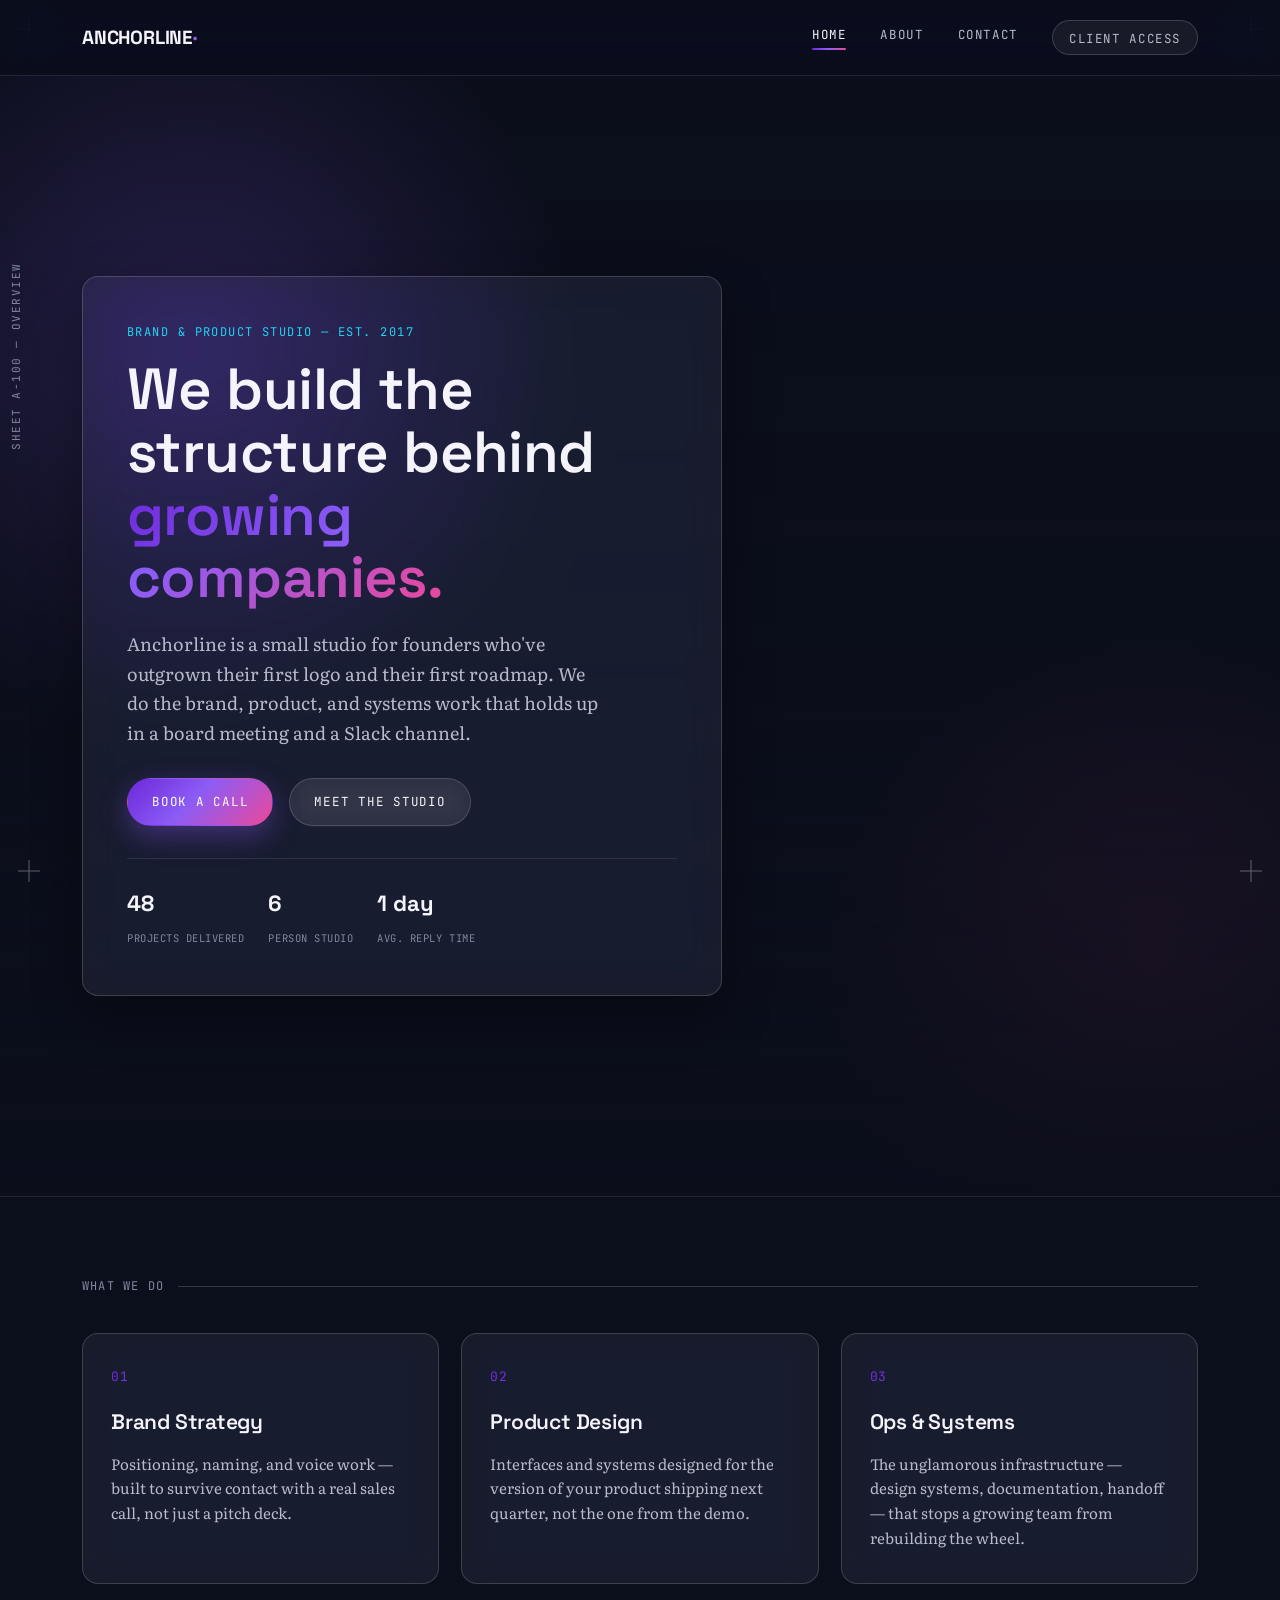
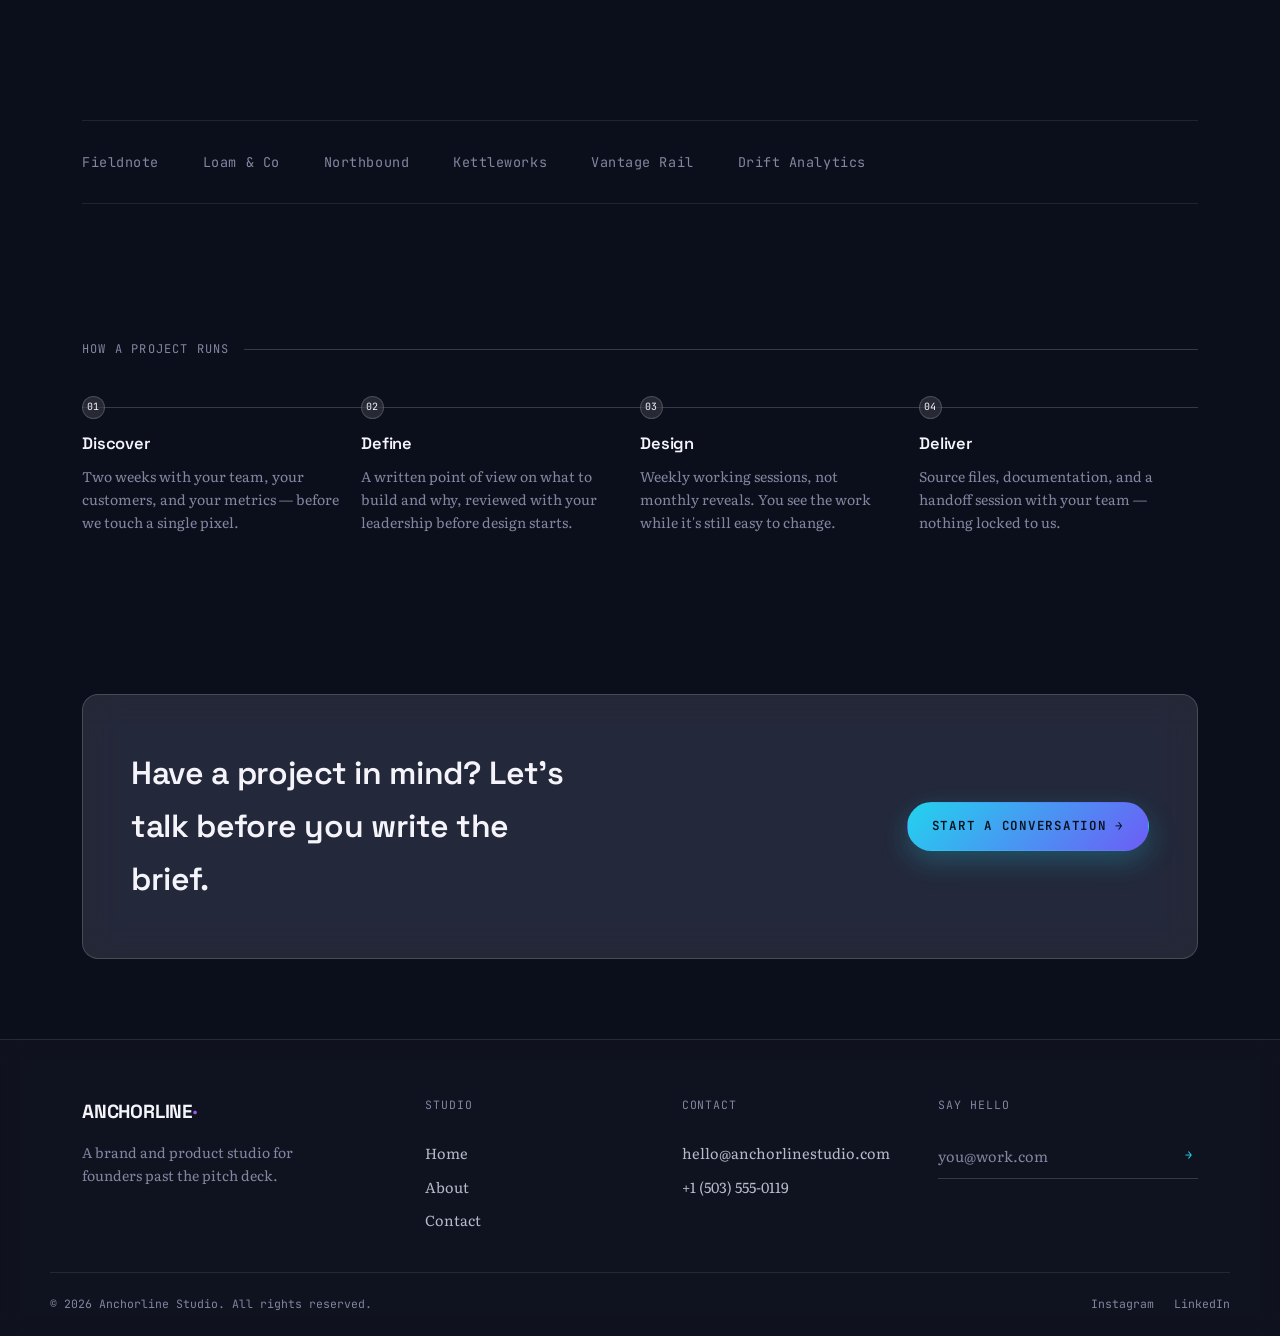
<file: index.html>
<!DOCTYPE html>
<html lang="en">
<head>
<meta charset="UTF-8">
<meta name="viewport" content="width=device-width, initial-scale=1.0">
<title>Anchorline Studio — Brand & Product Studio</title>
<link rel="preconnect" href="https://fonts.googleapis.com">
<link rel="preconnect" href="https://fonts.gstatic.com" crossorigin>
<link href="https://fonts.googleapis.com/css2?family=Space+Grotesk:wght@500;600;700&family=Literata:ital,wght@0,400;0,500;1,400&family=JetBrains+Mono:wght@400;500&display=swap" rel="stylesheet">
<link rel="stylesheet" href="styles.css">
</head>
<body data-sheet="Sheet A-100 — Overview">

<header class="site-header">
  <div class="wrap header-inner">
    <a href="index.html" class="logo">ANCHORLINE<span>·</span></a>
    <button class="nav-toggle" id="navToggle" aria-expanded="false" aria-controls="navLinks">Menu</button>
    <nav class="nav-links" id="navLinks">
      <a href="index.html" aria-current="page">Home</a>
      <a href="about.html">About</a>
      <a href="contact.html">Contact</a>
      <a href="account.html" class="nav-cta-link">Client Access</a>
    </nav>
  </div>
</header>

<section class="hero">
  <video class="hero-video" autoplay muted loop playsinline preload="auto"
    poster="https://assets.mixkit.co/videos/13231/13231-thumb-360-0.jpg">
    <source src="https://assets.mixkit.co/videos/13231/13231-360.mp4" type="video/mp4">
  </video>
  <div class="hero-overlay"></div>
  <div class="wrap">
    <div class="hero-panel glass">
      <p class="eyebrow">Brand &amp; Product Studio — Est. 2017</p>
      <h1>We build the structure behind <em>growing companies.</em></h1>
      <p class="lede">Anchorline is a small studio for founders who've outgrown their first logo and their first roadmap. We do the brand, product, and systems work that holds up in a board meeting and a Slack channel.</p>
      <div class="hero-actions">
        <a href="contact.html" class="btn btn-primary">Book a call</a>
        <a href="about.html" class="btn btn-ghost">Meet the studio</a>
      </div>
      <div class="hero-badges">
        <div class="stat"><b>48</b><span>Projects delivered</span></div>
        <div class="stat"><b>6</b><span>Person studio</span></div>
        <div class="stat"><b>1 day</b><span>Avg. reply time</span></div>
      </div>
    </div>
  </div>
</section>

<section>
  <div class="wrap">
    <p class="section-label">What we do</p>
    <div class="services-list">
      <div class="service-item">
        <span class="num mono">01</span>
        <h3>Brand Strategy</h3>
        <p>Positioning, naming, and voice work — built to survive contact with a real sales call, not just a pitch deck.</p>
      </div>
      <div class="service-item">
        <span class="num mono">02</span>
        <h3>Product Design</h3>
        <p>Interfaces and systems designed for the version of your product shipping next quarter, not the one from the demo.</p>
      </div>
      <div class="service-item">
        <span class="num mono">03</span>
        <h3>Ops &amp; Systems</h3>
        <p>The unglamorous infrastructure — design systems, documentation, handoff — that stops a growing team from rebuilding the wheel.</p>
      </div>
    </div>
  </div>
</section>

<section class="section-tight">
  <div class="wrap">
    <div class="client-strip mono">
      <span>Fieldnote</span><span>Loam &amp; Co</span><span>Northbound</span><span>Kettleworks</span><span>Vantage Rail</span><span>Drift Analytics</span>
    </div>
  </div>
</section>

<section>
  <div class="wrap">
    <p class="section-label">How a project runs</p>
    <div class="process">
      <div class="process-step">
        <span class="dot mono">01</span>
        <h4>Discover</h4>
        <p>Two weeks with your team, your customers, and your metrics — before we touch a single pixel.</p>
      </div>
      <div class="process-step">
        <span class="dot mono">02</span>
        <h4>Define</h4>
        <p>A written point of view on what to build and why, reviewed with your leadership before design starts.</p>
      </div>
      <div class="process-step">
        <span class="dot mono">03</span>
        <h4>Design</h4>
        <p>Weekly working sessions, not monthly reveals. You see the work while it's still easy to change.</p>
      </div>
      <div class="process-step">
        <span class="dot mono">04</span>
        <h4>Deliver</h4>
        <p>Source files, documentation, and a handoff session with your team — nothing locked to us.</p>
      </div>
    </div>
  </div>
</section>

<section>
  <div class="wrap">
    <div class="cta-banner">
      <h2>Have a project in mind? Let's talk before you write the brief.</h2>
      <a href="contact.html" class="btn btn-amber">Start a conversation →</a>
    </div>
  </div>
</section>

<footer class="site-footer">
  <div class="wrap footer-grid">
    <div class="footer-brand">
      <div class="logo">ANCHORLINE<span>·</span></div>
      <p>A brand and product studio for founders past the pitch deck.</p>
    </div>
    <div class="footer-col">
      <p class="footer-heading">Studio</p>
      <a href="index.html">Home</a>
      <a href="about.html">About</a>
      <a href="contact.html">Contact</a>
    </div>
    <div class="footer-col">
      <p class="footer-heading">Contact</p>
      <a href="mailto:hello@anchorlinestudio.com">hello@anchorlinestudio.com</a>
      <a href="tel:+15035550119">+1 (503) 555-0119</a>
    </div>
    <div class="footer-col">
      <p class="footer-heading">Say hello</p>
      <form class="footer-mini-form" data-fake-submit>
        <input type="email" placeholder="you@work.com" aria-label="Email address" required>
        <button type="submit">→</button>
      </form>
    </div>
  </div>
  <div class="wrap footer-bottom">
    <span>© 2026 Anchorline Studio. All rights reserved.</span>
    <div class="flinks"><a href="#">Instagram</a><a href="#">LinkedIn</a></div>
  </div>
</footer>

<script src="script.js"></script>
</body>
</html>
</file>
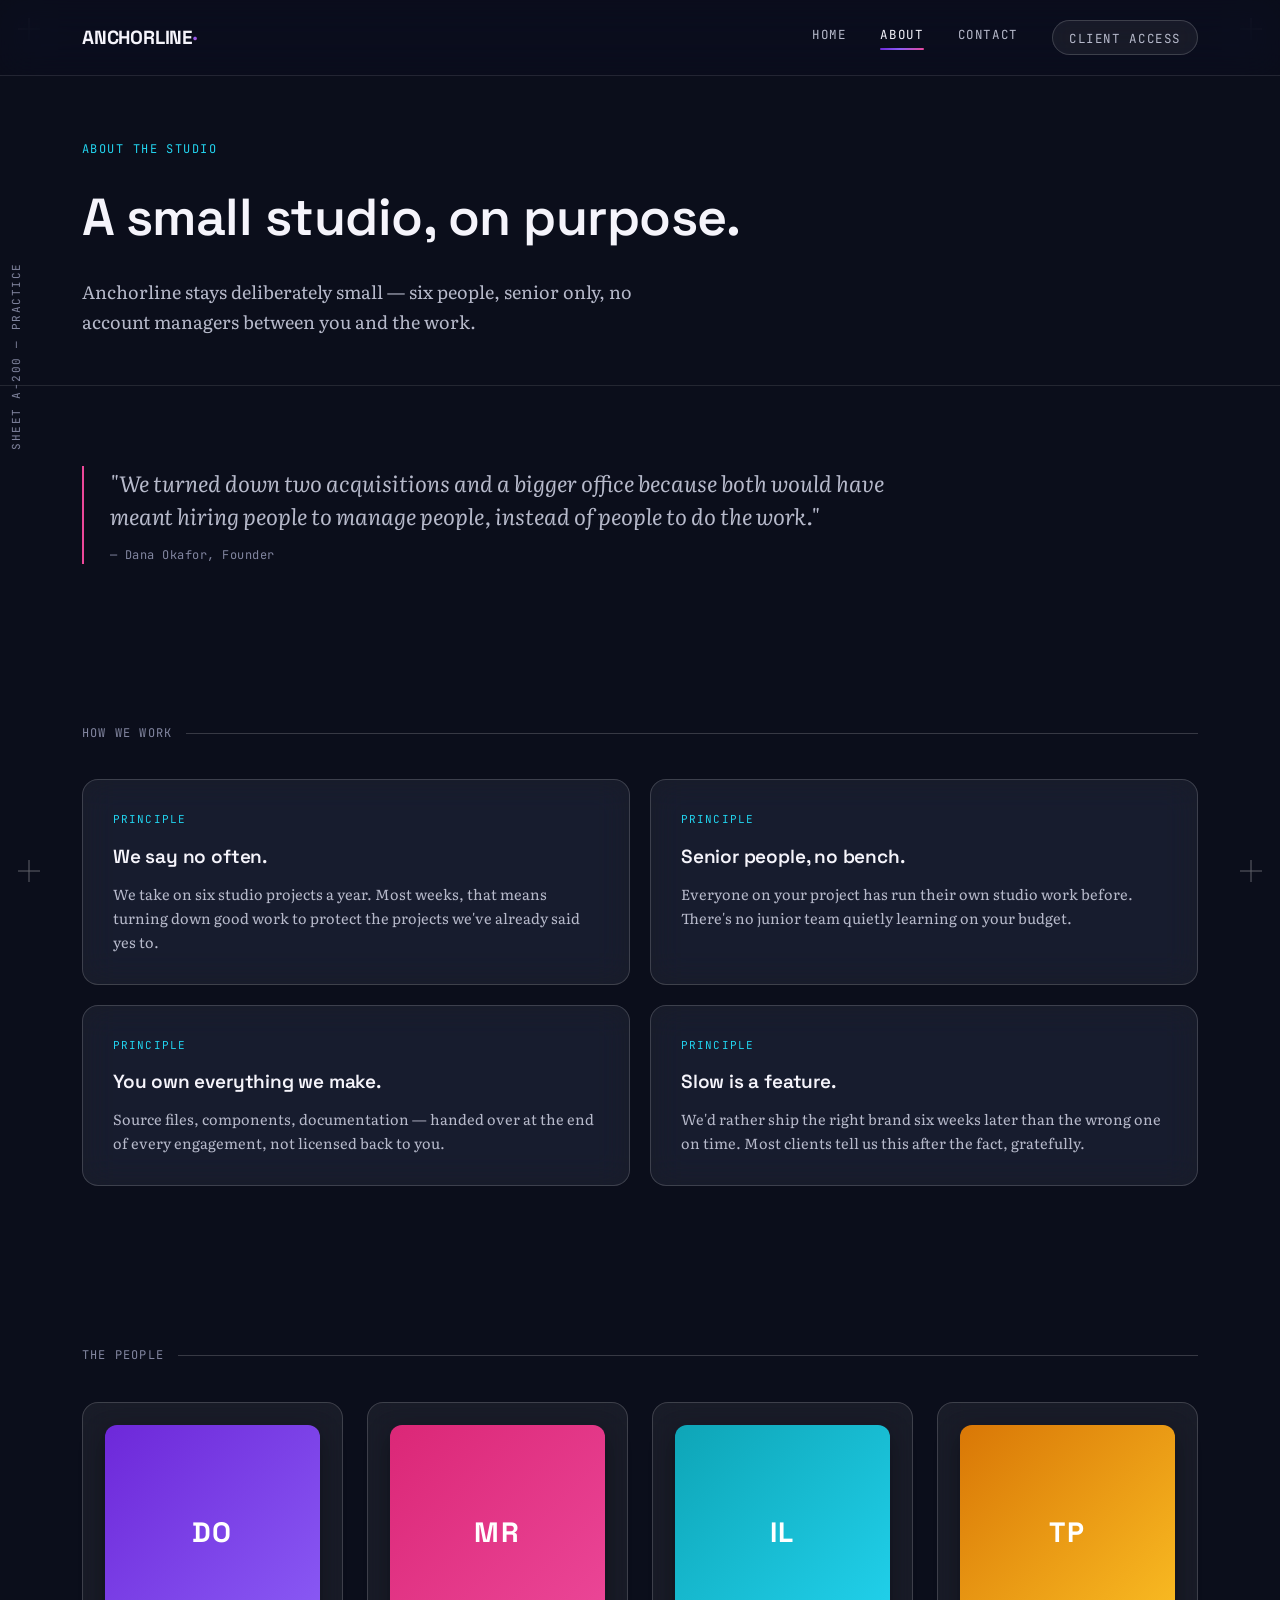
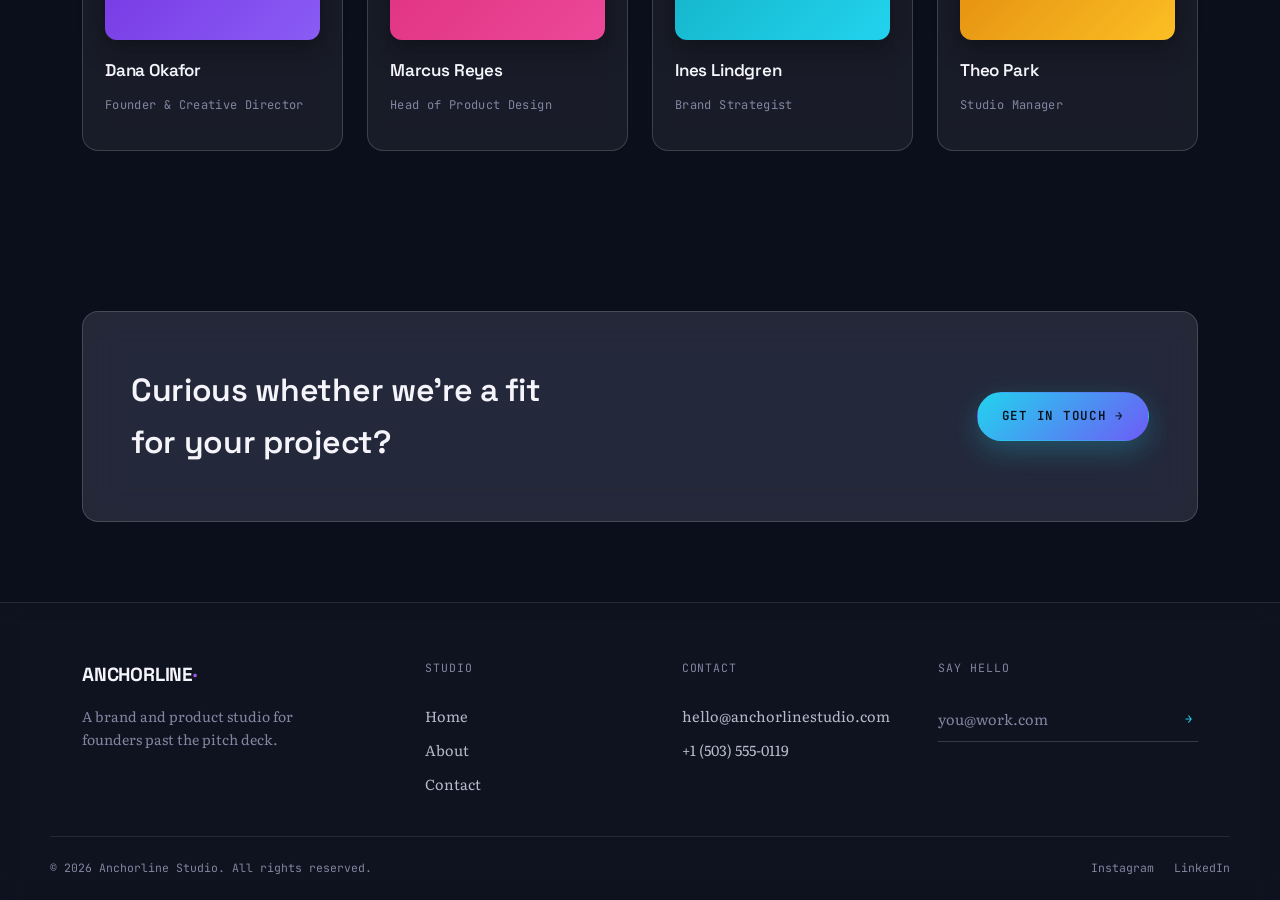
<file: about.html>
<!DOCTYPE html>
<html lang="en">
<head>
<meta charset="UTF-8">
<meta name="viewport" content="width=device-width, initial-scale=1.0">
<title>About — Anchorline Studio</title>
<link rel="preconnect" href="https://fonts.googleapis.com">
<link rel="preconnect" href="https://fonts.gstatic.com" crossorigin>
<link href="https://fonts.googleapis.com/css2?family=Space+Grotesk:wght@500;600;700&family=Literata:ital,wght@0,400;0,500;1,400&family=JetBrains+Mono:wght@400;500&display=swap" rel="stylesheet">
<link rel="stylesheet" href="styles.css">
</head>
<body data-sheet="Sheet A-200 — Practice">

<header class="site-header">
  <div class="wrap header-inner">
    <a href="index.html" class="logo">ANCHORLINE<span>·</span></a>
    <button class="nav-toggle" id="navToggle" aria-expanded="false" aria-controls="navLinks">Menu</button>
    <nav class="nav-links" id="navLinks">
      <a href="index.html">Home</a>
      <a href="about.html" aria-current="page">About</a>
      <a href="contact.html">Contact</a>
      <a href="account.html" class="nav-cta-link">Client Access</a>
    </nav>
  </div>
</header>

<section class="page-header">
  <div class="wrap">
    <p class="eyebrow">About the studio</p>
    <h1>A small studio, on purpose.</h1>
    <p class="lede">Anchorline stays deliberately small — six people, senior only, no account managers between you and the work.</p>
  </div>
</section>

<section>
  <div class="wrap">
    <blockquote class="pull-quote">
      "We turned down two acquisitions and a bigger office because both would have meant hiring people to manage people, instead of people to do the work."
      <cite>— Dana Okafor, Founder</cite>
    </blockquote>
  </div>
</section>

<section>
  <div class="wrap">
    <p class="section-label">How we work</p>
    <div class="values-grid">
      <div class="value-item">
        <span class="tag">Principle</span>
        <h3>We say no often.</h3>
        <p>We take on six studio projects a year. Most weeks, that means turning down good work to protect the projects we've already said yes to.</p>
      </div>
      <div class="value-item">
        <span class="tag">Principle</span>
        <h3>Senior people, no bench.</h3>
        <p>Everyone on your project has run their own studio work before. There's no junior team quietly learning on your budget.</p>
      </div>
      <div class="value-item">
        <span class="tag">Principle</span>
        <h3>You own everything we make.</h3>
        <p>Source files, components, documentation — handed over at the end of every engagement, not licensed back to you.</p>
      </div>
      <div class="value-item">
        <span class="tag">Principle</span>
        <h3>Slow is a feature.</h3>
        <p>We'd rather ship the right brand six weeks later than the wrong one on time. Most clients tell us this after the fact, gratefully.</p>
      </div>
    </div>
  </div>
</section>

<section>
  <div class="wrap">
    <p class="section-label">The people</p>
    <div class="team-grid">
      <div class="team-card">
        <div class="avatar mono" style="background:linear-gradient(135deg,#6D28D9,#8B5CF6);">DO</div>
        <h3>Dana Okafor</h3>
        <p class="role">Founder &amp; Creative Director</p>
      </div>
      <div class="team-card">
        <div class="avatar mono" style="background:linear-gradient(135deg,#DB2777,#EC4899);">MR</div>
        <h3>Marcus Reyes</h3>
        <p class="role">Head of Product Design</p>
      </div>
      <div class="team-card">
        <div class="avatar mono" style="background:linear-gradient(135deg,#0EA5B7,#22D3EE);">IL</div>
        <h3>Ines Lindgren</h3>
        <p class="role">Brand Strategist</p>
      </div>
      <div class="team-card">
        <div class="avatar mono" style="background:linear-gradient(135deg,#D97706,#FBBF24);">TP</div>
        <h3>Theo Park</h3>
        <p class="role">Studio Manager</p>
      </div>
    </div>
  </div>
</section>

<section>
  <div class="wrap">
    <div class="cta-banner">
      <h2>Curious whether we're a fit for your project?</h2>
      <a href="contact.html" class="btn btn-amber">Get in touch →</a>
    </div>
  </div>
</section>

<footer class="site-footer">
  <div class="wrap footer-grid">
    <div class="footer-brand">
      <div class="logo">ANCHORLINE<span>·</span></div>
      <p>A brand and product studio for founders past the pitch deck.</p>
    </div>
    <div class="footer-col">
      <p class="footer-heading">Studio</p>
      <a href="index.html">Home</a>
      <a href="about.html">About</a>
      <a href="contact.html">Contact</a>
    </div>
    <div class="footer-col">
      <p class="footer-heading">Contact</p>
      <a href="mailto:hello@anchorlinestudio.com">hello@anchorlinestudio.com</a>
      <a href="tel:+15035550119">+1 (503) 555-0119</a>
    </div>
    <div class="footer-col">
      <p class="footer-heading">Say hello</p>
      <form class="footer-mini-form" data-fake-submit>
        <input type="email" placeholder="you@work.com" aria-label="Email address" required>
        <button type="submit">→</button>
      </form>
    </div>
  </div>
  <div class="wrap footer-bottom">
    <span>© 2026 Anchorline Studio. All rights reserved.</span>
    <div class="flinks"><a href="#">Instagram</a><a href="#">LinkedIn</a></div>
  </div>
</footer>

<script src="script.js"></script>
</body>
</html>
</file>
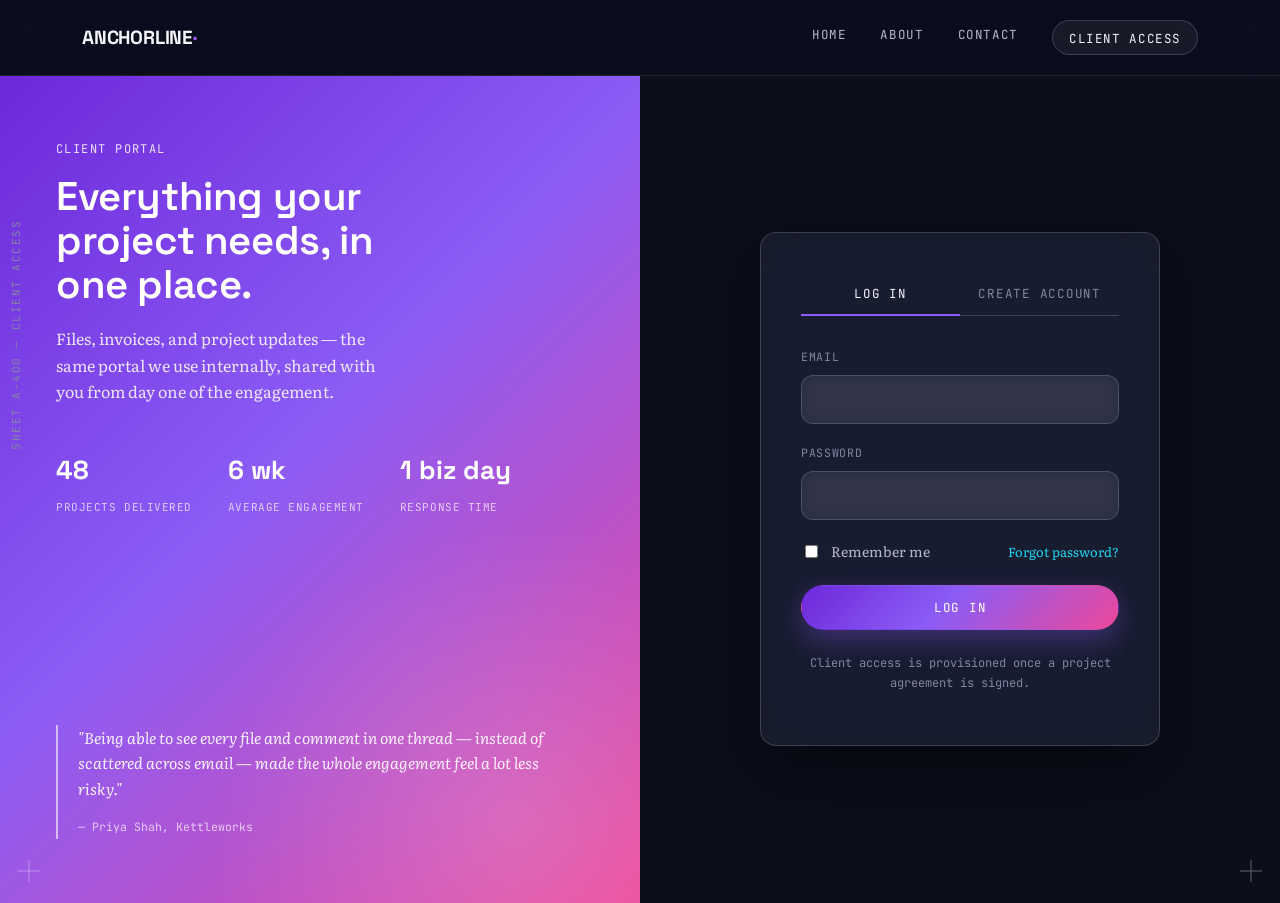
<file: account.html>
<!DOCTYPE html>
<html lang="en">
<head>
<meta charset="UTF-8">
<meta name="viewport" content="width=device-width, initial-scale=1.0">
<title>Client Access — Anchorline Studio</title>
<link rel="preconnect" href="https://fonts.googleapis.com">
<link rel="preconnect" href="https://fonts.gstatic.com" crossorigin>
<link href="https://fonts.googleapis.com/css2?family=Space+Grotesk:wght@500;600;700&family=Literata:ital,wght@0,400;0,500;1,400&family=JetBrains+Mono:wght@400;500&display=swap" rel="stylesheet">
<link rel="stylesheet" href="styles.css">
</head>
<body data-sheet="Sheet A-400 — Client Access">

<header class="site-header">
  <div class="wrap header-inner">
    <a href="index.html" class="logo">ANCHORLINE<span>·</span></a>
    <button class="nav-toggle" id="navToggle" aria-expanded="false" aria-controls="navLinks">Menu</button>
    <nav class="nav-links" id="navLinks">
      <a href="index.html">Home</a>
      <a href="about.html">About</a>
      <a href="contact.html">Contact</a>
      <a href="account.html" class="nav-cta-link" aria-current="page">Client Access</a>
    </nav>
  </div>
</header>

<div class="auth-shell">
  <div class="auth-side">
    <div>
      <p class="eyebrow">Client portal</p>
      <h1>Everything your project needs, in one place.</h1>
      <p class="lede">Files, invoices, and project updates — the same portal we use internally, shared with you from day one of the engagement.</p>
      <div class="auth-stats">
        <div class="stat"><b>48</b><span>Projects delivered</span></div>
        <div class="stat"><b>6 wk</b><span>Average engagement</span></div>
        <div class="stat"><b>1 biz day</b><span>Response time</span></div>
      </div>
    </div>
    <div class="auth-quote">
      <p>"Being able to see every file and comment in one thread — instead of scattered across email — made the whole engagement feel a lot less risky."</p>
      <cite>— Priya Shah, Kettleworks</cite>
    </div>
  </div>

  <div class="auth-form-panel">
    <div class="auth-card">
      <div class="auth-tabs" role="tablist">
        <button class="auth-tab" role="tab" aria-selected="true" data-target="loginPanel">Log in</button>
        <button class="auth-tab" role="tab" aria-selected="false" data-target="signupPanel">Create account</button>
      </div>

      <div class="auth-panel active" id="loginPanel">
        <form data-fake-submit>
          <div class="field">
            <label for="loginEmail">Email</label>
            <input type="email" id="loginEmail" name="email" required>
          </div>
          <div class="field">
            <label for="loginPassword">Password</label>
            <input type="password" id="loginPassword" name="password" required>
          </div>
          <div class="auth-meta-row">
            <label class="field-check"><input type="checkbox"> Remember me</label>
            <a href="#">Forgot password?</a>
          </div>
          <button type="submit" class="btn btn-primary btn-block">Log in</button>
          <div class="form-success">Signed in — redirecting to your project dashboard.</div>
        </form>
      </div>

      <div class="auth-panel" id="signupPanel">
        <form data-fake-submit>
          <div class="field">
            <label for="signupName">Full name</label>
            <input type="text" id="signupName" name="name" required>
          </div>
          <div class="field">
            <label for="signupEmail">Email</label>
            <input type="email" id="signupEmail" name="email" required>
          </div>
          <div class="field-row">
            <div class="field">
              <label for="signupPassword">Password</label>
              <input type="password" id="signupPassword" name="password" required>
            </div>
            <div class="field">
              <label for="signupConfirm">Confirm password</label>
              <input type="password" id="signupConfirm" name="confirm" required>
            </div>
          </div>
          <div class="auth-meta-row">
            <label class="field-check"><input type="checkbox" required> I agree to the terms of service</label>
          </div>
          <button type="submit" class="btn btn-primary btn-block">Create account</button>
          <div class="form-success">Account created — check your email to confirm access.</div>
        </form>
      </div>

      <p class="form-note" style="text-align:center; margin-top:24px;">Client access is provisioned once a project agreement is signed.</p>
    </div>
  </div>
</div>

<script src="script.js"></script>
</body>
</html>
</file>
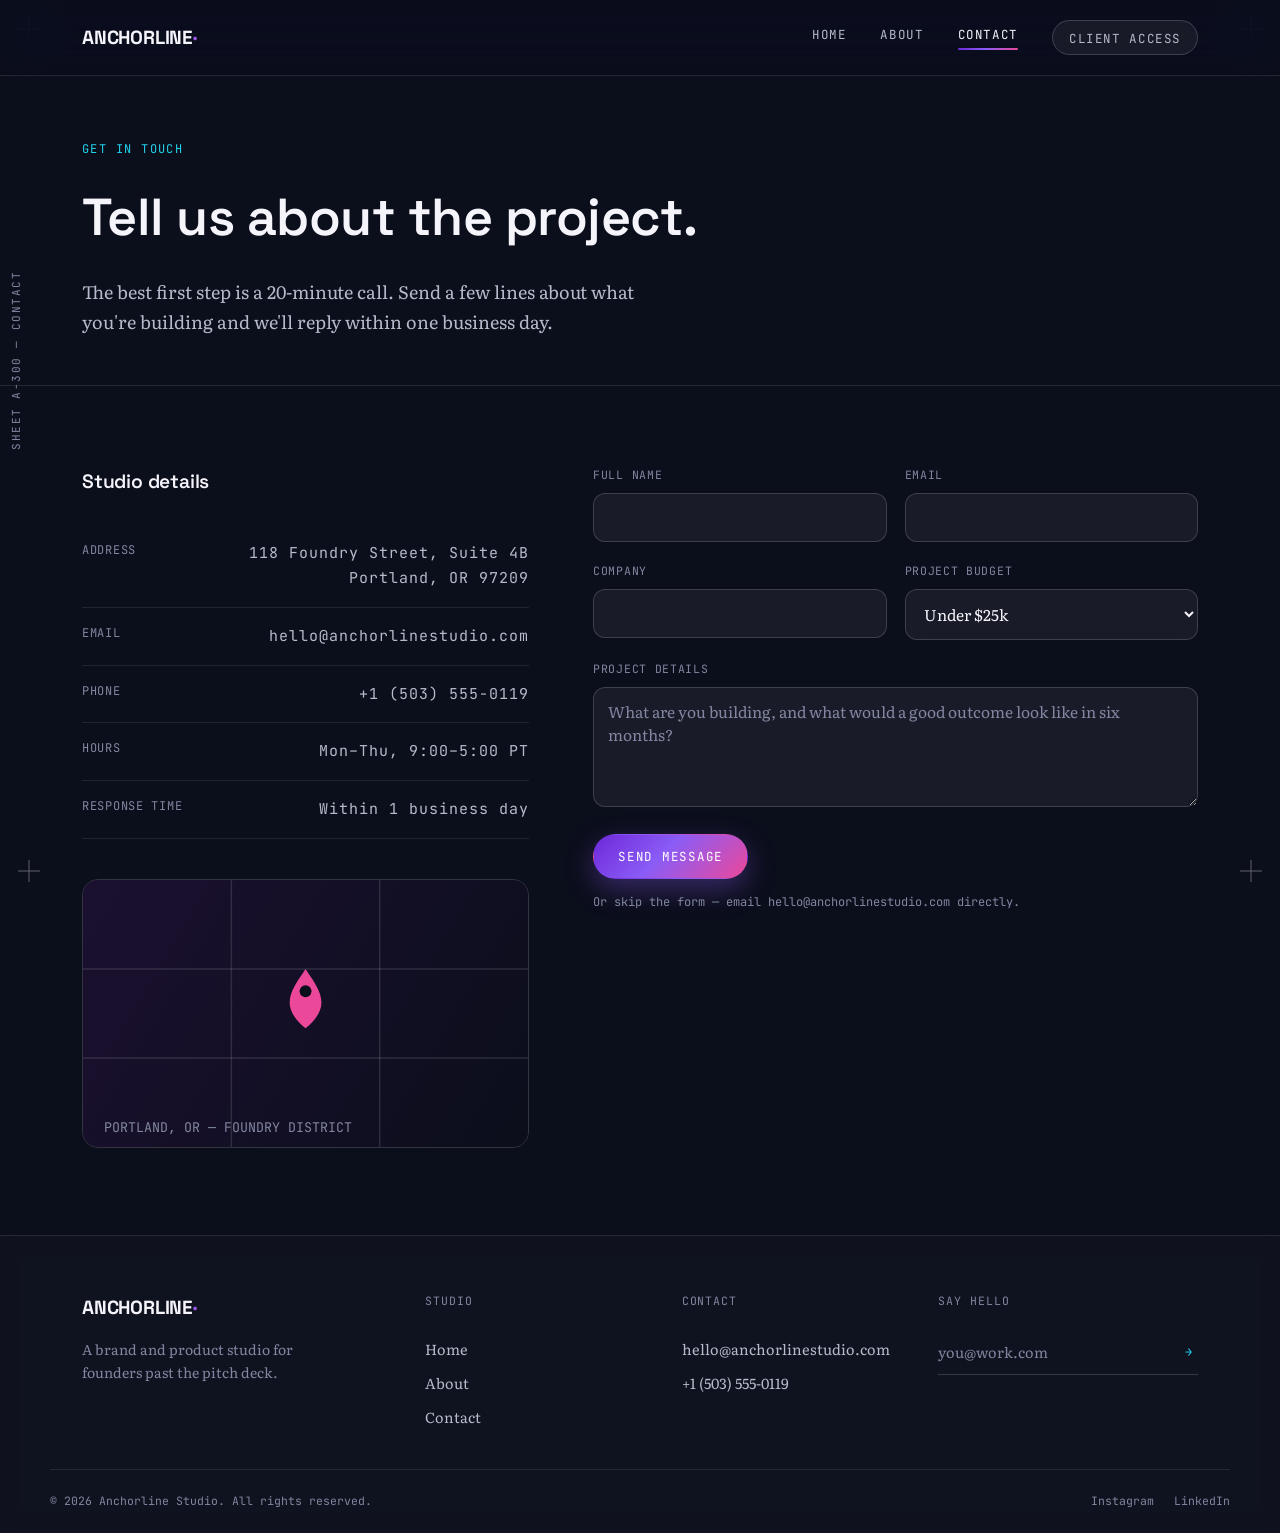
<file: contact.html>
<!DOCTYPE html>
<html lang="en">
<head>
<meta charset="UTF-8">
<meta name="viewport" content="width=device-width, initial-scale=1.0">
<title>Contact — Anchorline Studio</title>
<link rel="preconnect" href="https://fonts.googleapis.com">
<link rel="preconnect" href="https://fonts.gstatic.com" crossorigin>
<link href="https://fonts.googleapis.com/css2?family=Space+Grotesk:wght@500;600;700&family=Literata:ital,wght@0,400;0,500;1,400&family=JetBrains+Mono:wght@400;500&display=swap" rel="stylesheet">
<link rel="stylesheet" href="styles.css">
</head>
<body data-sheet="Sheet A-300 — Contact">

<header class="site-header">
  <div class="wrap header-inner">
    <a href="index.html" class="logo">ANCHORLINE<span>·</span></a>
    <button class="nav-toggle" id="navToggle" aria-expanded="false" aria-controls="navLinks">Menu</button>
    <nav class="nav-links" id="navLinks">
      <a href="index.html">Home</a>
      <a href="about.html">About</a>
      <a href="contact.html" aria-current="page">Contact</a>
      <a href="account.html" class="nav-cta-link">Client Access</a>
    </nav>
  </div>
</header>

<section class="page-header">
  <div class="wrap">
    <p class="eyebrow">Get in touch</p>
    <h1>Tell us about the project.</h1>
    <p class="lede">The best first step is a 20-minute call. Send a few lines about what you're building and we'll reply within one business day.</p>
  </div>
</section>

<section>
  <div class="wrap contact-grid">
    <div>
      <h3>Studio details</h3>
      <ul class="spec-list mono">
        <li><span class="k">Address</span><span class="v">118 Foundry Street, Suite 4B<br>Portland, OR 97209</span></li>
        <li><span class="k">Email</span><span class="v">hello@anchorlinestudio.com</span></li>
        <li><span class="k">Phone</span><span class="v">+1 (503) 555-0119</span></li>
        <li><span class="k">Hours</span><span class="v">Mon–Thu, 9:00–5:00 PT</span></li>
        <li><span class="k">Response time</span><span class="v">Within 1 business day</span></li>
      </ul>

      <div style="margin-top:40px;">
        <svg viewBox="0 0 300 180" xmlns="http://www.w3.org/2000/svg" style="width:100%; border-radius:16px; border:1px solid rgba(255,255,255,0.16);">
          <defs>
            <linearGradient id="mapGrad" x1="0" y1="0" x2="300" y2="180" gradientUnits="userSpaceOnUse">
              <stop offset="0" stop-color="#1B1030"/>
              <stop offset="1" stop-color="#0B0E1B"/>
            </linearGradient>
          </defs>
          <rect width="300" height="180" fill="url(#mapGrad)"/>
          <line x1="0" y1="60" x2="300" y2="60" stroke="rgba(255,255,255,0.12)" stroke-width="1"/>
          <line x1="0" y1="120" x2="300" y2="120" stroke="rgba(255,255,255,0.12)" stroke-width="1"/>
          <line x1="100" y1="0" x2="100" y2="180" stroke="rgba(255,255,255,0.12)" stroke-width="1"/>
          <line x1="200" y1="0" x2="200" y2="180" stroke="rgba(255,255,255,0.12)" stroke-width="1"/>
          <path d="M150 60 C160 75, 168 85, 150 100 C132 85, 140 75, 150 60 Z" fill="#EC4899"/>
          <circle cx="150" cy="75" r="4" fill="#0B0E1B"/>
          <text x="14" y="170" font-family="JetBrains Mono, monospace" font-size="9" fill="#8286A0">PORTLAND, OR — FOUNDRY DISTRICT</text>
        </svg>
      </div>
    </div>

    <div>
      <form data-fake-submit>
        <div class="field-row">
          <div class="field">
            <label for="name">Full name</label>
            <input type="text" id="name" name="name" required>
          </div>
          <div class="field">
            <label for="email">Email</label>
            <input type="email" id="email" name="email" required>
          </div>
        </div>
        <div class="field-row">
          <div class="field">
            <label for="company">Company</label>
            <input type="text" id="company" name="company">
          </div>
          <div class="field">
            <label for="budget">Project budget</label>
            <select id="budget" name="budget">
              <option>Under $25k</option>
              <option>$25k – $75k</option>
              <option>$75k – $150k</option>
              <option>$150k+</option>
            </select>
          </div>
        </div>
        <div class="field">
          <label for="message">Project details</label>
          <textarea id="message" name="message" placeholder="What are you building, and what would a good outcome look like in six months?" required></textarea>
        </div>
        <button type="submit" class="btn btn-primary">Send message</button>
        <p class="form-note">Or skip the form — email hello@anchorlinestudio.com directly.</p>
        <div class="form-success">Message received — we'll reply within one business day.</div>
      </form>
    </div>
  </div>
</section>

<footer class="site-footer">
  <div class="wrap footer-grid">
    <div class="footer-brand">
      <div class="logo">ANCHORLINE<span>·</span></div>
      <p>A brand and product studio for founders past the pitch deck.</p>
    </div>
    <div class="footer-col">
      <p class="footer-heading">Studio</p>
      <a href="index.html">Home</a>
      <a href="about.html">About</a>
      <a href="contact.html">Contact</a>
    </div>
    <div class="footer-col">
      <p class="footer-heading">Contact</p>
      <a href="mailto:hello@anchorlinestudio.com">hello@anchorlinestudio.com</a>
      <a href="tel:+15035550119">+1 (503) 555-0119</a>
    </div>
    <div class="footer-col">
      <p class="footer-heading">Say hello</p>
      <form class="footer-mini-form" data-fake-submit>
        <input type="email" placeholder="you@work.com" aria-label="Email address" required>
        <button type="submit">→</button>
      </form>
    </div>
  </div>
  <div class="wrap footer-bottom">
    <span>© 2026 Anchorline Studio. All rights reserved.</span>
    <div class="flinks"><a href="#">Instagram</a><a href="#">LinkedIn</a></div>
  </div>
</footer>

<script src="script.js"></script>
</body>
</html>
</file>
<file: styles.css>
/* ========================================================
   ANCHORLINE STUDIO — shared stylesheet (v2)
   Theme: deep-space gradient backdrop + glassmorphism panels
   ======================================================== */

:root{
  --bg:#0B0E1B;
  --bg-2:#12162A;
  --glass-bg: rgba(255,255,255,0.06);
  --glass-bg-strong: rgba(255,255,255,0.11);
  --glass-border: rgba(255,255,255,0.16);
  --glass-border-soft: rgba(255,255,255,0.10);
  --text:#F5F4FB;
  --text-soft:#B7BACB;
  --text-mute:#8286A0;
  --violet:#8B5CF6;
  --violet-dark:#6D28D9;
  --magenta:#EC4899;
  --cyan:#22D3EE;
  --amber:#FBBF24;
  --grad-primary: linear-gradient(135deg,#6D28D9 0%, #8B5CF6 45%, #EC4899 100%);
  --grad-cyan: linear-gradient(135deg,#22D3EE 0%, #6D5CF6 100%);
  --line: rgba(255,255,255,0.09);
  --line-strong: rgba(255,255,255,0.18);
  --max: 1180px;
  --radius: 16px;
  --radius-sm: 12px;
}

*{ box-sizing:border-box; }
html{ scroll-behavior:smooth; background:var(--bg); }
@media (prefers-reduced-motion: reduce){
  html{ scroll-behavior:auto; }
  *{ animation-duration:.001ms !important; transition-duration:.001ms !important; }
}

body{
  margin:0;
  background:var(--bg);
  color:var(--text-soft);
  font-family:'Literata', Georgia, serif;
  font-size:16.5px;
  line-height:1.65;
  -webkit-font-smoothing:antialiased;
  position:relative;
}

/* ambient gradient blobs, fixed behind all content */
body::before{
  content:"";
  position:fixed; inset:0; z-index:-2;
  background:
    radial-gradient(640px circle at 12% 18%, rgba(139,92,246,0.32), transparent 60%),
    radial-gradient(560px circle at 88% 12%, rgba(236,72,153,0.24), transparent 60%),
    radial-gradient(720px circle at 50% 95%, rgba(34,211,238,0.16), transparent 60%),
    var(--bg);
}

h1,h2,h3,h4{
  font-family:'Space Grotesk', sans-serif;
  font-weight:600;
  color:var(--text);
  margin:0;
  letter-spacing:-0.01em;
}

a{ color:inherit; }
img{ max-width:100%; display:block; }
::selection{ background:var(--violet); color:#fff; }

a:focus-visible, button:focus-visible, input:focus-visible, textarea:focus-visible, select:focus-visible{
  outline:2px solid var(--cyan);
  outline-offset:3px;
}

.wrap{ max-width:var(--max); margin:0 auto; padding:0 32px; }

.mono{ font-family:'JetBrains Mono', monospace; letter-spacing:.06em; }

.eyebrow{
  font-family:'JetBrains Mono', monospace;
  font-size:12px; letter-spacing:.12em; text-transform:uppercase;
  color:var(--cyan);
  margin:0 0 16px;
}

.section-label{
  font-family:'JetBrains Mono', monospace;
  font-size:12px; letter-spacing:.1em; text-transform:uppercase;
  color:var(--text-mute);
  display:flex; align-items:center; gap:14px;
  margin:0 0 36px;
}
.section-label::after{ content:""; flex:1; height:1px; background:var(--line-strong); }

section{ padding:80px 0; }
.section-tight{ padding:56px 0; }

/* ---------- Buttons ---------- */
.btn{
  font-family:'JetBrains Mono', monospace;
  font-size:12.5px; letter-spacing:.06em; text-transform:uppercase;
  padding:13px 24px;
  border-radius:999px;
  text-decoration:none;
  display:inline-flex; align-items:center; gap:8px;
  cursor:pointer;
  transition:transform .18s ease, box-shadow .18s ease, filter .18s ease, background .2s ease;
  border:1px solid transparent;
}
.btn-primary{
  background:var(--grad-primary); color:#fff; border-color:transparent;
  box-shadow:0 10px 28px rgba(139,92,246,0.35);
}
.btn-primary:hover{ filter:brightness(1.08); transform:translateY(-2px); }
.btn-ghost{
  background:var(--glass-bg); color:var(--text); border-color:var(--glass-border);
  backdrop-filter:blur(10px); -webkit-backdrop-filter:blur(10px);
}
.btn-ghost:hover{ background:var(--glass-bg-strong); transform:translateY(-2px); }
.btn-amber{
  background:var(--grad-cyan); color:#08111c; border-color:transparent; font-weight:600;
  box-shadow:0 10px 28px rgba(34,211,238,0.25);
}
.btn-amber:hover{ filter:brightness(1.08); transform:translateY(-2px); }
.btn-block{ width:100%; justify-content:center; }

/* ---------- Glass utility ---------- */
.glass{
  background:var(--glass-bg);
  backdrop-filter:blur(18px) saturate(160%);
  -webkit-backdrop-filter:blur(18px) saturate(160%);
  border:1px solid var(--glass-border);
  border-radius:var(--radius);
  box-shadow:0 20px 50px rgba(0,0,0,0.35);
}

/* ---------- Header / Nav ---------- */
.site-header{
  position:sticky; top:0; z-index:30;
  background:rgba(11,14,27,0.55);
  backdrop-filter:blur(18px) saturate(160%);
  -webkit-backdrop-filter:blur(18px) saturate(160%);
  border-bottom:1px solid var(--glass-border-soft);
}
.header-inner{ display:flex; align-items:center; justify-content:space-between; padding:20px 32px; }
.logo{
  font-family:'Space Grotesk', sans-serif; font-weight:700; font-size:19px;
  text-decoration:none; color:var(--text); letter-spacing:-0.01em;
}
.logo span{
  background:var(--grad-primary); -webkit-background-clip:text; background-clip:text; color:transparent;
}
.nav-links{
  display:flex; align-items:center; gap:34px;
  font-family:'JetBrains Mono', monospace; font-size:12.5px; letter-spacing:.05em; text-transform:uppercase;
}
.nav-links a{ text-decoration:none; color:var(--text-soft); position:relative; padding-bottom:4px; transition:color .2s ease; }
.nav-links a::after{
  content:""; position:absolute; left:0; right:0; bottom:0; height:2px;
  background:var(--grad-primary); transform:scaleX(0); transform-origin:left;
  transition:transform .22s ease; border-radius:2px;
}
.nav-links a:hover{ color:var(--text); }
.nav-links a:hover::after, .nav-links a[aria-current="page"]::after{ transform:scaleX(1); }
.nav-links a[aria-current="page"]{ color:var(--text); }
.nav-cta-link{
  border:1px solid var(--glass-border); padding:8px 16px; border-radius:999px;
  background:var(--glass-bg); backdrop-filter:blur(10px);
}
.nav-cta-link::after{ display:none; }
.nav-cta-link:hover{ background:var(--glass-bg-strong); }

.nav-toggle{
  display:none;
  background:var(--glass-bg); border:1px solid var(--glass-border); border-radius:8px;
  font-family:'JetBrains Mono', monospace; font-size:11.5px; letter-spacing:.06em;
  text-transform:uppercase; color:var(--text); padding:8px 14px; cursor:pointer;
}

/* ---------- Blueprint frame: corner marks + sheet tag ---------- */
.corner-mark{ position:fixed; width:22px; height:22px; pointer-events:none; z-index:5; opacity:.35; }
.corner-mark svg{ width:100%; height:100%; }
.corner-mark.tl{ top:18px; left:18px; }
.corner-mark.tr{ top:18px; right:18px; }
.corner-mark.bl{ bottom:18px; left:18px; }
.corner-mark.br{ bottom:18px; right:18px; }

.sheet-tag{
  position:fixed; left:16px; top:50%;
  transform:translateY(-50%) rotate(-90deg); transform-origin:left center;
  font-family:'JetBrains Mono', monospace; font-size:11px; letter-spacing:.14em;
  text-transform:uppercase; color:var(--text-mute); white-space:nowrap; z-index:5;
}

@media (max-width: 900px){ .corner-mark, .sheet-tag{ display:none; } }

/* ---------- Hero (video background + glass panel) ---------- */
.hero{
  position:relative;
  min-height:92vh;
  display:flex; align-items:center;
  overflow:hidden;
  border-bottom:1px solid var(--glass-border-soft);
}
.hero-video{
  position:absolute; inset:0; width:100%; height:100%;
  object-fit:cover; z-index:0;
  filter:brightness(0.55) saturate(1.15);
}
.hero-overlay{
  position:absolute; inset:0; z-index:1;
  background:
    linear-gradient(180deg, rgba(11,14,27,0.35) 0%, rgba(11,14,27,0.55) 55%, rgba(11,14,27,0.92) 100%),
    radial-gradient(700px circle at 15% 25%, rgba(139,92,246,0.35), transparent 55%),
    radial-gradient(600px circle at 90% 80%, rgba(236,72,153,0.22), transparent 55%);
}
.hero .wrap{ position:relative; z-index:2; padding:120px 32px; width:100%; }
.hero-panel{
  max-width:640px;
  padding:46px 44px;
}
.hero-panel h1{
  font-size:clamp(34px, 4.6vw, 58px);
  line-height:1.08;
  margin-bottom:20px;
}
.hero-panel h1 em{ font-style:normal; background:var(--grad-primary); -webkit-background-clip:text; background-clip:text; color:transparent; }
.hero-panel p.lede{
  font-family:'Literata', serif; font-size:18px; color:var(--text-soft);
  max-width:48ch; margin:0 0 30px;
}
.hero-actions{ display:flex; gap:16px; flex-wrap:wrap; align-items:center; }
.hero-note{ font-family:'JetBrains Mono', monospace; font-size:12px; color:var(--text-mute); letter-spacing:.03em; }
.hero-badges{ display:flex; gap:24px; margin-top:32px; padding-top:26px; border-top:1px solid var(--glass-border-soft); flex-wrap:wrap; }
.hero-badges .stat b{ display:block; font-family:'Space Grotesk', sans-serif; font-size:22px; color:var(--text); }
.hero-badges .stat span{ font-family:'JetBrains Mono', monospace; font-size:10.5px; color:var(--text-mute); letter-spacing:.05em; text-transform:uppercase; }

/* ---------- Generic page header ---------- */
.page-header{ padding:64px 0 48px; border-bottom:1px solid var(--glass-border-soft); }
.page-header h1{ font-size:clamp(32px,4.4vw,52px); margin-bottom:16px; }
.page-header p.lede{ font-family:'Literata', serif; font-size:18px; color:var(--text-soft); max-width:56ch; margin:0; }

/* ---------- Numbered service list (glass cards) ---------- */
.services-list{ display:grid; grid-template-columns:repeat(3, 1fr); gap:22px; }
.service-item{
  padding:32px 28px;
  background:var(--glass-bg);
  border:1px solid var(--glass-border);
  border-radius:var(--radius);
  backdrop-filter:blur(16px) saturate(150%);
  -webkit-backdrop-filter:blur(16px) saturate(150%);
  transition:transform .2s ease, border-color .2s ease;
}
.service-item:hover{ transform:translateY(-4px); border-color:var(--violet); }
.service-item .num{
  font-family:'JetBrains Mono', monospace; font-size:13px; margin-bottom:18px; display:block;
  background:var(--grad-primary); -webkit-background-clip:text; background-clip:text; color:transparent;
}
.service-item h3{ font-size:21px; margin-bottom:12px; }
.service-item p{ color:var(--text-soft); font-size:15px; margin:0; }

/* ---------- Client strip ---------- */
.client-strip{
  display:flex; flex-wrap:wrap; gap:28px 44px; align-items:center;
  padding:30px 0; border-top:1px solid var(--line); border-bottom:1px solid var(--line);
  font-family:'JetBrains Mono', monospace; font-size:13.5px; letter-spacing:.04em; color:var(--text-mute);
}

/* ---------- Process timeline ---------- */
.process{ display:grid; grid-template-columns:repeat(4,1fr); gap:0; position:relative; }
.process::before{ content:""; position:absolute; top:11px; left:0; right:0; height:1px; background:var(--line-strong); }
.process-step{ position:relative; padding-top:34px; padding-right:20px; }
.process-step .dot{
  position:absolute; top:0; left:0; width:23px; height:23px; border-radius:50%;
  background:var(--glass-bg-strong); border:1px solid var(--glass-border); backdrop-filter:blur(8px);
  display:flex; align-items:center; justify-content:center;
  font-family:'JetBrains Mono', monospace; font-size:10px; color:var(--text);
}
.process-step h4{ font-size:16.5px; margin:0 0 8px; color:var(--text); }
.process-step p{ font-size:14px; color:var(--text-mute); margin:0; }

/* ---------- CTA banner ---------- */
.cta-banner{
  background:var(--glass-bg-strong);
  backdrop-filter:blur(18px) saturate(160%); -webkit-backdrop-filter:blur(18px) saturate(160%);
  border:1px solid var(--glass-border); border-radius:var(--radius);
  padding:52px 48px; display:flex; align-items:center; justify-content:space-between; gap:32px; flex-wrap:wrap;
}
.cta-banner h2{ color:var(--text); font-size:clamp(24px,3vw,32px); max-width:22ch; margin:0; }

/* ---------- Cards ---------- */
.card{ background:var(--glass-bg); border:1px solid var(--glass-border); border-radius:var(--radius); padding:30px; backdrop-filter:blur(16px); }

/* ---------- About: values + team ---------- */
.values-grid{ display:grid; grid-template-columns:repeat(2,1fr); gap:20px; }
.value-item{
  background:var(--glass-bg); border:1px solid var(--glass-border); border-radius:var(--radius);
  backdrop-filter:blur(16px) saturate(150%); -webkit-backdrop-filter:blur(16px) saturate(150%);
  padding:30px; transition:transform .2s ease, border-color .2s ease;
}
.value-item:hover{ transform:translateY(-4px); border-color:var(--magenta); }
.value-item .tag{
  font-family:'JetBrains Mono', monospace; font-size:11px; letter-spacing:.1em; text-transform:uppercase;
  color:var(--cyan); margin-bottom:12px; display:block;
}
.value-item h3{ font-size:19px; margin-bottom:10px; }
.value-item p{ font-size:14.5px; color:var(--text-soft); margin:0; }

.team-grid{ display:grid; grid-template-columns:repeat(4,1fr); gap:24px; }
.team-card{
  text-align:left; padding:22px; background:var(--glass-bg); border:1px solid var(--glass-border);
  border-radius:var(--radius); backdrop-filter:blur(14px);
}
.avatar{
  width:100%; aspect-ratio:1; border-radius:var(--radius-sm); margin-bottom:16px;
  display:flex; align-items:center; justify-content:center;
  font-family:'Space Grotesk', sans-serif; font-weight:700; font-size:28px; color:#fff;
  box-shadow:0 10px 24px rgba(0,0,0,0.35);
}
.team-card h3{ font-size:17px; margin-bottom:4px; }
.team-card .role{ font-family:'JetBrains Mono', monospace; font-size:12px; color:var(--text-mute); letter-spacing:.03em; }

/* ---------- Story quote ---------- */
.pull-quote{
  border-left:2px solid var(--magenta); padding-left:26px; margin:0;
  font-family:'Literata', serif; font-style:italic; font-size:22px; line-height:1.5; color:var(--text-soft);
  max-width:64ch;
}
.pull-quote cite{ display:block; margin-top:14px; font-style:normal; font-family:'JetBrains Mono', monospace; font-size:12px; color:var(--text-mute); letter-spacing:.04em; }

/* ---------- Contact page ---------- */
.contact-grid{ display:grid; grid-template-columns:0.85fr 1.15fr; gap:64px; }
.spec-list{ list-style:none; padding:0; margin:28px 0 0; }
.spec-list li{ display:flex; justify-content:space-between; gap:16px; padding:16px 0; border-bottom:1px solid var(--line); font-size:15px; }
.spec-list li .k{ font-family:'JetBrains Mono', monospace; font-size:12px; text-transform:uppercase; letter-spacing:.06em; color:var(--text-mute); }
.spec-list li .v{ text-align:right; color:var(--text-soft); }

/* ---------- Forms ---------- */
.field{ margin-bottom:20px; }
.field label{
  display:block; font-family:'JetBrains Mono', monospace; font-size:11.5px; letter-spacing:.06em;
  text-transform:uppercase; color:var(--text-mute); margin-bottom:8px;
}
.field input, .field textarea, .field select{
  width:100%; padding:12px 14px; border:1px solid var(--glass-border); border-radius:var(--radius-sm);
  background:var(--glass-bg); backdrop-filter:blur(8px);
  font-family:'Literata', serif; font-size:15.5px; color:var(--text);
}
.field input::placeholder, .field textarea::placeholder{ color:var(--text-mute); }
.field select option{ background:#12162A; color:var(--text); }
.field input:focus, .field textarea:focus, .field select:focus{ border-color:var(--violet); outline:none; box-shadow:0 0 0 3px rgba(139,92,246,0.25); }
.field textarea{ resize:vertical; min-height:120px; }
.field-row{ display:grid; grid-template-columns:1fr 1fr; gap:18px; }
.field-check{ display:flex; align-items:center; gap:10px; font-size:14px; color:var(--text-soft); }
.field-check input{ width:auto; }
.form-note{ font-family:'JetBrains Mono', monospace; font-size:12px; color:var(--text-mute); margin-top:14px; }
.form-success{
  display:none; padding:14px 16px; border:1px solid var(--cyan); border-radius:var(--radius-sm);
  background:rgba(34,211,238,0.12); color:var(--text); font-family:'JetBrains Mono', monospace; font-size:12.5px; margin-top:16px;
}
.form-success.show{ display:block; }

/* ---------- Account / auth split page ---------- */
.auth-shell{ min-height:calc(100vh - 73px); display:grid; grid-template-columns:1fr 1fr; }
.auth-side{
  background:var(--grad-primary); color:#fff;
  padding:64px 56px; display:flex; flex-direction:column; justify-content:space-between;
  position:relative; overflow:hidden;
}
.auth-side::after{
  content:""; position:absolute; inset:0;
  background:radial-gradient(500px circle at 80% 90%, rgba(255,255,255,0.16), transparent 60%);
}
.auth-side > *{ position:relative; z-index:1; }
.auth-side .eyebrow{ color:#fff; opacity:.85; }
.auth-side h1{ color:#fff; font-size:clamp(28px,3.4vw,40px); line-height:1.1; margin-bottom:18px; max-width:14ch; }
.auth-side p.lede{ color:rgba(255,255,255,0.85); font-family:'Literata', serif; font-size:16px; max-width:38ch; }
.auth-stats{ display:flex; gap:36px; margin-top:44px; }
.auth-stats .stat b{ display:block; font-family:'Space Grotesk', sans-serif; font-size:26px; color:#fff; }
.auth-stats .stat span{ font-family:'JetBrains Mono', monospace; font-size:11px; color:rgba(255,255,255,0.7); letter-spacing:.05em; text-transform:uppercase; }
.auth-quote{ border-left:2px solid rgba(255,255,255,0.6); padding-left:20px; margin-top:auto; }
.auth-quote p{ font-family:'Literata', serif; font-style:italic; font-size:15.5px; color:rgba(255,255,255,0.92); margin:0 0 10px; }
.auth-quote cite{ font-family:'JetBrains Mono', monospace; font-size:11.5px; color:rgba(255,255,255,0.7); font-style:normal; }

.auth-form-panel{ display:flex; align-items:center; justify-content:center; padding:56px 40px; }
.auth-card{
  width:100%; max-width:400px; padding:40px;
  background:var(--glass-bg); border:1px solid var(--glass-border); border-radius:var(--radius);
  backdrop-filter:blur(20px) saturate(160%); -webkit-backdrop-filter:blur(20px) saturate(160%);
  box-shadow:0 24px 60px rgba(0,0,0,0.4);
}
.auth-tabs{ display:flex; border-bottom:1px solid var(--glass-border); margin-bottom:32px; }
.auth-tab{
  flex:1; text-align:center; padding:12px 0; background:none; border:none; cursor:pointer;
  font-family:'JetBrains Mono', monospace; font-size:12.5px; letter-spacing:.06em; text-transform:uppercase;
  color:var(--text-mute); border-bottom:2px solid transparent; margin-bottom:-1px; transition:color .2s ease;
}
.auth-tab[aria-selected="true"]{ color:var(--text); border-color:var(--violet); }
.auth-panel{ display:none; }
.auth-panel.active{ display:block; }
.auth-meta-row{ display:flex; justify-content:space-between; align-items:center; font-size:13px; margin-bottom:22px; }
.auth-meta-row a{ text-decoration:none; color:var(--cyan); }
.auth-meta-row a:hover{ text-decoration:underline; }

/* ---------- Footer ---------- */
.site-footer{
  border-top:1px solid var(--glass-border-soft); padding-top:56px; margin-top:0;
  background:rgba(255,255,255,0.02);
  backdrop-filter:blur(10px);
}
.footer-grid{ display:grid; grid-template-columns:1.4fr 1fr 1fr 1.2fr; gap:40px; padding-bottom:40px; }
.footer-brand p{ font-size:14px; color:var(--text-mute); max-width:32ch; margin:14px 0 0; }
.footer-heading{
  font-family:'JetBrains Mono', monospace; font-size:11.5px; letter-spacing:.08em; text-transform:uppercase;
  color:var(--text-mute); margin:0 0 16px;
}
.footer-col{ display:flex; flex-direction:column; gap:10px; font-size:14.5px; color:var(--text-soft); }
.footer-col a{ text-decoration:none; }
.footer-col a:hover{ color:var(--cyan); }
.footer-mini-form{ display:flex; gap:0; border-bottom:1px solid var(--glass-border); padding-bottom:8px; }
.footer-mini-form input{ flex:1; border:none; background:none; font-family:'Literata', serif; font-size:14.5px; padding:4px 0; color:var(--text); }
.footer-mini-form input::placeholder{ color:var(--text-mute); }
.footer-mini-form input:focus{ outline:none; }
.footer-mini-form button{ background:none; border:none; cursor:pointer; font-family:'JetBrains Mono', monospace; font-size:12px; color:var(--cyan); }
.footer-bottom{
  display:flex; justify-content:space-between; align-items:center; flex-wrap:wrap; gap:14px;
  padding:22px 0; border-top:1px solid var(--line);
  font-family:'JetBrains Mono', monospace; font-size:11.5px; color:var(--text-mute);
}
.flinks{ display:flex; gap:20px; }
.flinks a{ text-decoration:none; }
.flinks a:hover{ color:var(--text); }

/* ---------- Responsive ---------- */
@media (max-width: 980px){
  .services-list{ grid-template-columns:1fr; }
  .process{ grid-template-columns:1fr 1fr; row-gap:34px; }
  .process::before{ display:none; }
  .values-grid{ grid-template-columns:1fr; }
  .team-grid{ grid-template-columns:1fr 1fr; }
  .contact-grid{ grid-template-columns:1fr; gap:44px; }
  .auth-shell{ grid-template-columns:1fr; }
  .auth-side{ padding:48px 32px; }
  .footer-grid{ grid-template-columns:1fr 1fr; }
  .hero-panel{ max-width:100%; }
}

@media (max-width: 680px){
  .header-inner{ padding:16px 20px; }
  .wrap{ padding:0 20px; }
  .nav-links{
    position:fixed; inset:0 0 0 auto; width:78%; max-width:300px; height:100vh;
    background:rgba(18,22,42,0.92); backdrop-filter:blur(20px);
    flex-direction:column; align-items:flex-start; gap:26px;
    padding:90px 28px; border-left:1px solid var(--glass-border);
    transform:translateX(100%); transition:transform .3s ease; z-index:40;
  }
  .nav-links.open{ transform:translateX(0); }
  .nav-toggle{ display:inline-block; }
  .overlay-scrim{ display:none; position:fixed; inset:0; background:rgba(5,7,14,.55); z-index:35; }
  .overlay-scrim.show{ display:block; }

  .team-grid{ grid-template-columns:1fr 1fr; }
  .field-row{ grid-template-columns:1fr; }
  .cta-banner{ flex-direction:column; align-items:flex-start; }
  .auth-stats{ gap:24px; }
  .footer-grid{ grid-template-columns:1fr; }
  .hero-panel{ padding:32px 26px; }
  .hero .wrap{ padding:100px 20px 60px; }
}
</file>
